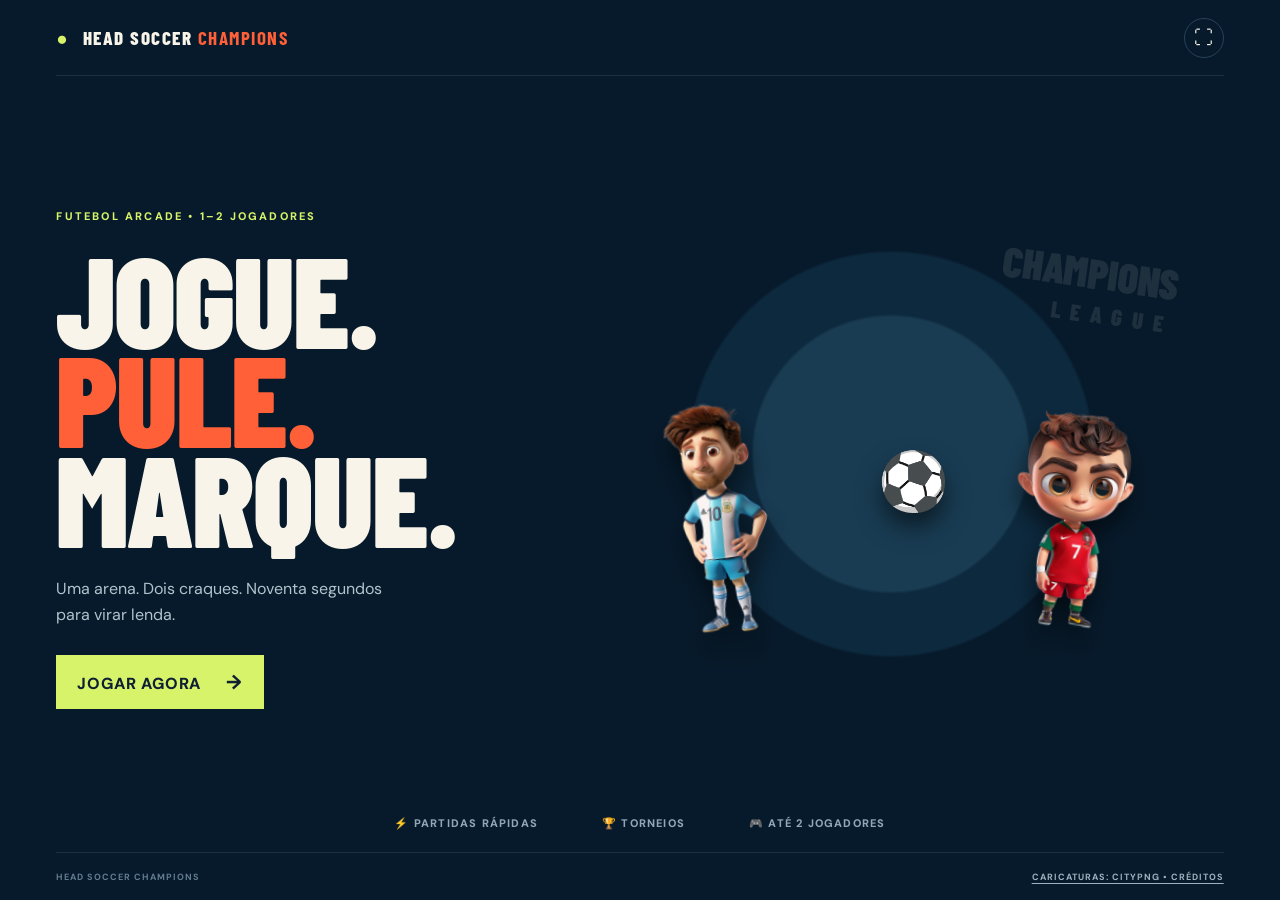
<file: index.html>
<!doctype html>
<html lang="pt-BR">
<head>
  <meta charset="utf-8">
  <meta name="viewport" content="width=device-width,initial-scale=1,maximum-scale=1,user-scalable=no">
  <meta name="theme-color" content="#071a2b">
  <title>Head Soccer Champions</title>
  <link rel="stylesheet" href="soccer.css">
</head>
<body>
  <main class="app">
    <header class="topbar"><a class="brand" href="#home"><span class="brand-ball">●</span> HEAD SOCCER <b>CHAMPIONS</b></a><button id="fullscreen" class="icon-btn" aria-label="Tela cheia" title="Tela cheia">⛶</button></header>
    <section id="home" class="screen home-screen">
      <div class="hero-copy"><div class="eyebrow">FUTEBOL ARCADE • 1–2 JOGADORES</div><h1>JOGUE.<br><em>PULE.</em><br>MARQUE.</h1><p>Uma arena. Dois craques. Noventa segundos para virar lenda.</p><button class="primary" data-action="setup">JOGAR AGORA <span>→</span></button></div>
      <div class="hero-art" aria-hidden="true"><div class="sunburst"></div><div class="hero-ball">⚽</div><div class="hero-player player-red"><img class="hero-caricature" src="assets/players/messi.png" alt=""></div><div class="hero-player player-blue"><img class="hero-caricature" src="assets/players/ronaldo.png" alt=""></div><div class="hero-label">CHAMPIONS<br><small>LEAGUE</small></div></div>
      <div class="home-bottom"><span>⚡ PARTIDAS RÁPIDAS</span><span>🏆 TORNEIOS</span><span>🎮 ATÉ 2 JOGADORES</span></div>
    </section>
    <section id="setup" class="screen setup-screen hidden">
      <div class="section-heading"><button class="back-btn" data-action="home">←</button><div><div class="eyebrow">PREPARE A PARTIDA</div><h2>ESCOLHA SEUS JOGADORES</h2></div></div>
      <div class="setup-grid">
        <div class="team-picker"><div class="picker-head"><span>JOGADOR 1</span><button id="swapTeams" class="swap-btn" title="Trocar jogadores">⇄</button><span>ADVERSÁRIO <small id="opponentLabel">IA</small></span></div><div class="team-selectors"><div class="team-card" id="teamCard1"><div class="crest" id="crest1"></div><strong id="teamName1"></strong><div class="kit-preview" id="kit1"><i></i><i></i><i></i></div><button class="secondary pick" data-pick="0">ESCOLHER JOGADOR</button></div><div class="versus">VS</div><div class="team-card" id="teamCard2"><div class="crest" id="crest2"></div><strong id="teamName2"></strong><div class="kit-preview" id="kit2"><i></i><i></i><i></i></div><button class="secondary pick" data-pick="1">ESCOLHER JOGADOR</button></div></div></div>
        <aside class="match-options"><label>MODO DE JOGO<select id="mode"><option value="ai">Contra a IA</option><option value="local">2 jogadores no mesmo computador</option><option value="br">Campeonato Brasileiro</option><option value="world">Campeonato Mundial</option><option value="knockout">Torneio eliminatório</option></select></label><label id="difficultyOption">DIFICULDADE DA IA<select id="aiDifficulty"><option value="easy">Fácil</option><option value="medium" selected>Médio</option><option value="hard">Difícil</option><option value="veryhard">Muito difícil</option><option value="overpowered">Apelão</option></select></label><label>ESTÁDIO<select id="stadium"><option value="brazil">Estádio Brasileiro</option><option value="europe">Arena Europeia</option><option value="night">Campo Noturno</option><option value="crowd">Estádio da Torcida</option><option value="custom">Campo Personalizado</option></select></label><label>DURAÇÃO<select id="duration"><option value="60">60 segundos</option><option value="90" selected>90 segundos</option><option value="120">120 segundos</option></select></label><label>UNIFORME<select id="kitType"><option value="home">Titular</option><option value="away">Reserva</option></select></label><button id="startMatch" class="primary wide">INICIAR PARTIDA <span>→</span></button><p class="hint">P1: A/D mover • W pular • Espaço chutar<br>P2: ←/→ mover • ↑ pular • Enter chutar</p></aside>
      </div>
      <div class="team-drawer hidden" id="teamDrawer"><div class="drawer-title"><h3>ESCOLHA UM JOGADOR</h3><button id="closeDrawer" class="icon-btn">✕</button></div><div class="team-grid" id="teamGrid"></div></div>
    </section>
    <section id="match" class="screen match-screen hidden"><div class="match-top"><div class="score-team"><span class="mini-crest" id="hudCrest1"></span><span id="hudName1">JOGADOR 1</span></div><div class="scoreboard"><strong id="score1">0</strong><div><span id="clock">01:30</span><small id="matchPhase">TEMPO 1</small></div><strong id="score2">0</strong></div><div class="score-team right"><span id="hudName2">JOGADOR 2</span><span class="mini-crest" id="hudCrest2"></span></div></div><div class="canvas-wrap"><canvas id="game" aria-label="Campo de futebol de cabeça"></canvas><canvas id="player3d" aria-label="Jogadores tridimensionais"></canvas><div id="goalBanner" class="goal-banner hidden">GOOOOL!</div><div id="networkQuiz" class="pause-overlay hidden"><div class="quiz-card"><div class="eyebrow">PERGUNTA DE REDES</div><h2>Qual equipamento encaminha pacotes entre redes diferentes?</h2><div class="quiz-options"><button class="secondary quiz-answer" data-correct="false">Switch</button><button class="secondary quiz-answer" data-correct="true">Roteador</button><button class="secondary quiz-answer" data-correct="false">Hub</button></div><p id="quizFeedback" aria-live="polite"></p><button id="quizContinue" class="primary hidden">CONTINUAR PARA A PARTIDA</button></div></div><div id="pauseOverlay" class="pause-overlay hidden"><h2>PAUSADO</h2><button class="primary" id="resume">CONTINUAR</button><button class="secondary" id="quitMatch">SAIR DA PARTIDA</button></div></div><div class="match-bottom"><span>◀ A D ▶ &nbsp; P1: W PULAR</span><button id="pause" class="secondary small">Ⅱ PAUSAR</button><span>P2: ← → · ↑ PULAR · ENTER CHUTE</span></div></section>
    <section id="result" class="screen result-screen hidden"><div class="eyebrow">FIM DE JOGO</div><h2 id="resultTitle">APITO FINAL</h2><div id="championCelebration" class="champion-celebration hidden"><span class="champion-trophy">🏆</span><strong>CAMPEÃO!</strong><div id="championConfetti" class="champion-confetti"></div></div><div class="result-score"><span id="resultName1"></span><strong id="resultScore">0 — 0</strong><span id="resultName2"></span></div><p id="resultMessage"></p><div class="result-actions"><button id="nextTournament" class="primary hidden">PRÓXIMA RODADA →</button><button id="rematch" class="primary">REVANCHE ↻</button><button class="secondary" data-action="setup">NOVO JOGO</button></div></section>
    <footer><span>HEAD SOCCER CHAMPIONS</span><a class="art-credits" href="credits.html" target="_blank" rel="noopener">CARICATURAS: CITYPNG • CRÉDITOS</a></footer>
  </main>
  <script src="soccer.js"></script>
  <script type="module" src="player3d.js"></script>
</body>
</html>
</file>
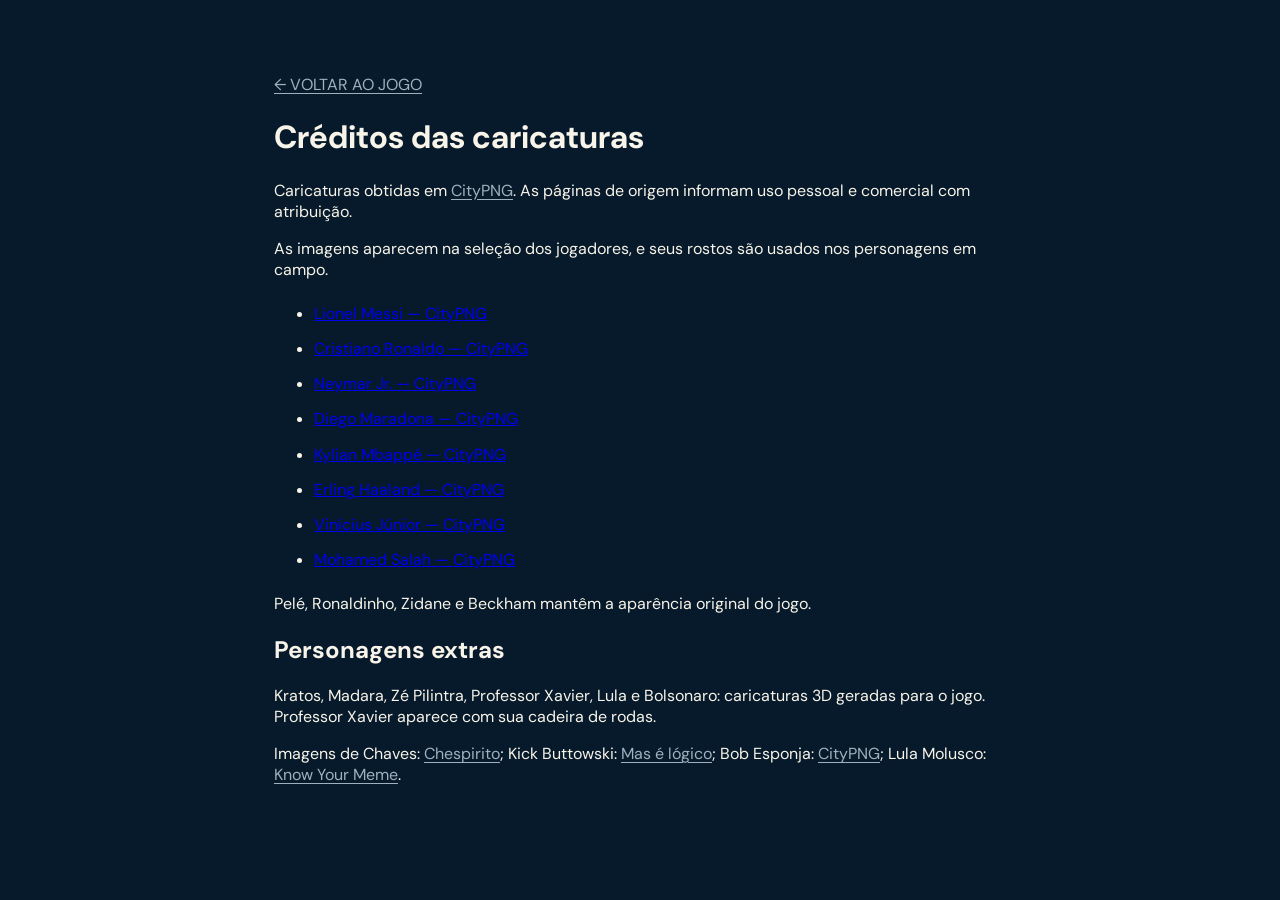
<file: credits.html>
<!doctype html>
<html lang="pt-BR">
<head><meta charset="utf-8"><meta name="viewport" content="width=device-width,initial-scale=1"><title>Créditos das caricaturas</title><link rel="stylesheet" href="soccer.css"></head>
<body><main style="max-width:780px;margin:50px auto;padding:24px"><a class="art-credits" href="index.html">← VOLTAR AO JOGO</a><h1>Créditos das caricaturas</h1><p>Caricaturas obtidas em <a class="art-credits" href="https://www.citypng.com/">CityPNG</a>. As páginas de origem informam uso pessoal e comercial com atribuição.</p><p>As imagens aparecem na seleção dos jogadores, e seus rostos são usados nos personagens em campo.</p><ul style="line-height:2.2">
<li><a href="https://www.citypng.com/photo/ae823325/lionel-messi-argentina-football-chibi-character" target="_blank" rel="noopener">Lionel Messi — CityPNG</a></li>
<li><a href="https://www.citypng.com/photo/a3632859/football-chibi-character-cristiano-ronaldo" target="_blank" rel="noopener">Cristiano Ronaldo — CityPNG</a></li>
<li><a href="https://www.citypng.com/photo/679abe44/neymar-jr-football-chibi-character" target="_blank" rel="noopener">Neymar Jr. — CityPNG</a></li>
<li><a href="https://www.citypng.com/photo/64515229/legend-diego-maradona-football-chibi-character" target="_blank" rel="noopener">Diego Maradona — CityPNG</a></li>
<li><a href="https://www.citypng.com/photo/75b76b58/kylian-mbappe-chibi-france-football-player" target="_blank" rel="noopener">Kylian Mbappé — CityPNG</a></li>
<li><a href="https://www.citypng.com/photo/1be5d990/erling-haaland-football-chibi-character" target="_blank" rel="noopener">Erling Haaland — CityPNG</a></li>
<li><a href="https://www.citypng.com/photo/e785561c/vinicius-jr-real-madrid-chibi-football-player" target="_blank" rel="noopener">Vinícius Júnior — CityPNG</a></li>
<li><a href="https://www.citypng.com/photo/7be77e4e/mohamed-salah-footballer-chibi-character" target="_blank" rel="noopener">Mohamed Salah — CityPNG</a></li>
</ul><p>Pelé, Ronaldinho, Zidane e Beckham mantêm a aparência original do jogo.</p><h2>Personagens extras</h2><p>Kratos, Madara, Zé Pilintra, Professor Xavier, Lula e Bolsonaro: caricaturas 3D geradas para o jogo. Professor Xavier aparece com sua cadeira de rodas.</p><p>Imagens de Chaves: <a class="art-credits" href="https://chespirito.com/dport/?preview=true">Chespirito</a>; Kick Buttowski: <a class="art-credits" href="https://maselogico.blogspot.com/2014/11/imagens-do-kick-butovisk-em-png-com.html">Mas é lógico</a>; Bob Esponja: <a class="art-credits" href="https://www.citypng.com/photo/8919/hd-spongebob-cartoon-standing-3d-illustration-png">CityPNG</a>; Lula Molusco: <a class="art-credits" href="https://i.kym-cdn.com/photos/images/original/001/385/506/27a.png">Know Your Meme</a>.</p></main></body>
</html>
</file>
<file: soccer.css>
@import url('https://fonts.googleapis.com/css2?family=Barlow+Condensed:wght@400;500;600;700;800;900&family=DM+Sans:wght@400;500;600;700;800&display=swap');
:root{--navy:#071a2b;--navy2:#102a40;--cream:#f8f4e9;--orange:#ff6038;--lime:#d7f36a;--muted:#9db1c0;--line:#274258}*{box-sizing:border-box}body{margin:0;background:var(--navy);color:var(--cream);font-family:'DM Sans',Arial,sans-serif}button,select{font:inherit}button{cursor:pointer;color:inherit}.app{max-width:1440px;min-height:100vh;margin:auto;padding:0 4.4vw;display:flex;flex-direction:column}.topbar{height:76px;display:flex;align-items:center;justify-content:space-between;border-bottom:1px solid #ffffff18}.brand{text-decoration:none;color:var(--cream);font:800 19px 'Barlow Condensed',sans-serif;letter-spacing:1.5px}.brand b{color:var(--orange)}.brand-ball{color:var(--lime);margin-right:8px}.icon-btn,.back-btn{background:none;border:1px solid var(--line);border-radius:50%;width:40px;height:40px;font-size:19px}.screen{flex:1;min-height:650px}.hidden{display:none!important}.home-screen{position:relative;display:grid;grid-template-columns:43% 57%;align-items:center;overflow:hidden}.hero-copy{z-index:2;padding:50px 0 60px}.eyebrow{color:var(--lime);font-size:11px;font-weight:800;letter-spacing:2.2px}.hero-copy h1{font:900 clamp(70px,10vw,142px)/.78 'Barlow Condensed',sans-serif;letter-spacing:-2px;margin:26px 0}.hero-copy h1 em{font-style:normal;color:var(--orange)}.hero-copy p{color:#b2c3ce;font-size:16px;max-width:340px;line-height:1.6;margin:28px 0}.primary,.secondary{border:0;padding:14px 21px;font-weight:800;letter-spacing:.8px;transition:transform .15s,filter .15s}.primary:hover,.secondary:hover{transform:translateY(-2px);filter:brightness(1.1)}.primary{background:var(--lime);color:#102033}.primary span{font-size:20px;margin-left:20px}.secondary{background:#1b3549;border:1px solid #ffffff17}.hero-art{height:510px;position:relative;align-self:center}.sunburst{position:absolute;width:430px;height:430px;left:50%;top:48%;transform:translate(-50%,-50%);border-radius:50%;background:radial-gradient(circle,#193c53 0 45%,#0d293e 46% 66%,transparent 67%)}.hero-ball{position:absolute;left:48%;top:46%;font-size:57px;filter:drop-shadow(0 14px 12px #0008);animation:float 2s ease-in-out infinite}.hero-player{position:absolute;bottom:62px;width:118px;height:210px;filter:drop-shadow(0 16px 12px #0008)}.player-red{left:20%;transform:rotate(-8deg)}.player-blue{right:17%;transform:rotate(8deg) scale(.94)}.hero-player .head{position:absolute;z-index:1;left:10px;top:0;width:100px;height:100px;border-radius:44%;background:linear-gradient(130deg,#f0c092,#ba7356);border:5px solid #f7e6c7;color:#15283a;font-size:25px;text-align:center;padding-top:23px}.hero-player .body{position:absolute;left:24px;top:87px;width:74px;height:86px;border-radius:20px 20px 8px 8px;background:var(--orange);text-align:center;padding-top:23px;font:900 28px 'Barlow Condensed'}.player-blue .body{background:#3d84db}.hero-player .legs{position:absolute;left:32px;bottom:0;width:58px;height:50px;border-left:17px solid #e7d7be;border-right:17px solid #e7d7be}.hero-label{position:absolute;right:7%;top:9%;font:900 42px/.8 'Barlow Condensed';color:#ffffff18;transform:rotate(8deg);text-align:right}.hero-label small{font-size:23px;letter-spacing:10px}.home-bottom{position:absolute;bottom:22px;left:0;right:0;display:flex;justify-content:center;gap:5vw;color:#91a7b6;font-size:11px;font-weight:800;letter-spacing:1.2px}.section-heading{display:flex;align-items:center;gap:18px;padding:32px 0}.section-heading h2,.result-screen h2{font:900 38px 'Barlow Condensed';margin:4px 0}.back-btn{border-radius:0}.setup-grid{display:grid;grid-template-columns:1.5fr .8fr;gap:34px;padding:10px 0 35px}.picker-head{display:flex;align-items:center;justify-content:space-between;font:800 13px 'Barlow Condensed';letter-spacing:1px;color:var(--muted)}.picker-head small{display:block;color:#607d90;font:700 9px 'DM Sans';margin-top:4px}.swap-btn{background:none;border:1px solid var(--line);color:var(--lime);width:38px;height:38px;font-size:23px}.team-selectors{display:grid;grid-template-columns:1fr 42px 1fr;align-items:center;margin-top:16px}.team-card{position:relative;min-height:300px;padding:27px 20px 20px;background:linear-gradient(140deg,#123149,#0c2336);border:1px solid #ffffff15;text-align:center;display:flex;flex-direction:column;align-items:center;justify-content:flex-start}.team-card strong{font:800 22px 'Barlow Condensed';margin-top:13px}.crest{width:92px;height:98px;clip-path:polygon(8% 0,92% 0,87% 67%,50% 100%,13% 67%);background:linear-gradient(145deg,var(--c1),var(--c2));display:grid;place-items:center;font:900 22px 'Barlow Condensed';color:white;text-shadow:0 2px 5px #000;box-shadow:inset 0 0 0 3px #ffffff66}.kit-preview{display:flex;gap:3px;margin:18px 0 15px}.kit-preview i{display:block;width:20px;height:29px;background:var(--c1);clip-path:polygon(24% 0,38% 10%,62% 10%,76% 0,100% 18%,80% 41%,78% 100%,22% 100%,20% 41%,0 18%)}.kit-preview i:nth-child(2){background:var(--c2)}.pick{padding:10px 13px;font-size:10px}.versus{font:900 18px 'Barlow Condensed';color:var(--orange);text-align:center}.match-options{display:flex;flex-direction:column;gap:14px;padding:17px;background:#0b2235;border:1px solid #ffffff14}.match-options label{font-size:10px;font-weight:800;letter-spacing:1px;color:#90a8b8}.match-options select{display:block;width:100%;margin-top:7px;padding:11px 9px;background:#142f44;color:var(--cream);border:1px solid #315066;outline:0;font-size:12px}.wide{width:100%;margin-top:3px}.hint{color:#91a7b6;font-size:10px;line-height:1.7;margin:0}.team-drawer{position:fixed;z-index:5;left:50%;top:50%;transform:translate(-50%,-50%);width:min(930px,92vw);max-height:82vh;overflow:auto;background:#0b2235;border:1px solid #436078;padding:23px;box-shadow:0 20px 90px #000c}.drawer-title{display:flex;align-items:center;justify-content:space-between}.drawer-title h3{font:900 25px 'Barlow Condensed'}.team-grid{display:grid;grid-template-columns:repeat(5,1fr);gap:9px}.team-choice{background:#102b40;border:1px solid #294a61;padding:12px 7px;display:flex;align-items:center;gap:8px;text-align:left}.team-choice:hover{border-color:var(--lime)}.team-choice .crest{width:39px;height:44px;font-size:11px;flex:none}.team-choice span{font:700 12px 'Barlow Condensed'}.match-screen{padding:22px 0 20px;display:flex;flex-direction:column}.match-top{display:flex;align-items:center;justify-content:space-between;padding:0 4% 15px}.score-team{width:30%;display:flex;align-items:center;gap:10px;font:800 13px 'Barlow Condensed';letter-spacing:.7px}.score-team.right{justify-content:flex-end}.mini-crest{width:30px;height:34px;clip-path:polygon(8% 0,92% 0,87% 67%,50% 100%,13% 67%);background:var(--c1);display:grid;place-items:center;font-size:8px;font-weight:900}.scoreboard{display:flex;align-items:center;gap:17px}.scoreboard>strong{font:900 48px/.9 'Barlow Condensed';min-width:30px;text-align:center}.scoreboard>div{text-align:center;min-width:73px}.scoreboard span{font:800 24px 'Barlow Condensed';font-variant-numeric:tabular-nums}.scoreboard small{display:block;color:var(--lime);font-size:8px;letter-spacing:1px;margin-top:4px}.canvas-wrap{position:relative;border:1px solid #2d4b5d;box-shadow:0 16px 45px #0004;overflow:hidden}.canvas-wrap canvas{display:block;width:100%;height:min(59vh,550px);background:#286c50}.goal-banner{position:absolute;left:50%;top:32%;transform:translate(-50%,-50%);font:900 clamp(42px,9vw,100px) 'Barlow Condensed';color:var(--lime);text-shadow:0 5px 0 #183626,0 0 25px #d7f36a;animation:goal .8s ease-in-out infinite alternate;pointer-events:none}.pause-overlay{position:absolute;inset:0;background:#071a2bd9;display:flex;flex-direction:column;align-items:center;justify-content:center;gap:12px}.pause-overlay h2{font:900 50px 'Barlow Condensed';margin:0 0 12px}.pause-overlay button{min-width:200px}.match-bottom{padding-top:12px;display:flex;align-items:center;justify-content:space-between;color:#91a7b6;font-size:9px;font-weight:800;letter-spacing:.7px}.small{padding:9px 14px;font-size:10px}.result-screen{text-align:center;display:flex;flex-direction:column;align-items:center;justify-content:center}.result-screen h2{font-size:66px;margin:10px}.result-score{display:flex;align-items:center;gap:22px;margin:32px 0 15px}.result-score span{font:700 14px 'Barlow Condensed';color:var(--muted);max-width:130px}.result-score strong{font:900 58px 'Barlow Condensed';color:var(--lime)}#resultMessage{color:#a9bbc7}.result-actions{display:flex;gap:12px;margin-top:22px}footer{height:48px;border-top:1px solid #ffffff18;display:flex;justify-content:space-between;align-items:center;color:#637d8f;font-size:9px;font-weight:700;letter-spacing:1px}@keyframes float{50%{transform:translateY(-16px) rotate(15deg)}}@keyframes goal{to{transform:translate(-50%,-56%) scale(1.04)}}
@media(max-width:760px){.app{padding:0 18px}.topbar{height:60px}.home-screen{display:block;min-height:700px}.hero-copy{padding:66px 0 20px}.hero-copy h1{font-size:94px}.hero-art{position:absolute;left:12%;right:0;bottom:35px;height:320px;opacity:.82}.sunburst{width:310px;height:310px}.hero-player{transform:scale(.75);bottom:8px}.player-red{left:9%}.player-blue{right:8%;transform:scale(.72)}.hero-ball{top:37%;left:48%}.hero-label{top:4%}.home-bottom{bottom:12px;gap:10px;font-size:8px}.setup-grid{grid-template-columns:1fr;gap:15px}.section-heading{padding:20px 0}.section-heading h2{font-size:29px}.team-card{min-height:264px;padding:22px 9px}.crest{width:75px;height:81px}.team-card strong{font-size:18px}.team-grid{grid-template-columns:repeat(2,1fr)}.team-choice{padding:8px 5px}.match-screen{padding-top:14px}.match-top{padding:0 0 12px}.score-team{font-size:10px;gap:5px}.mini-crest{width:24px;height:27px}.scoreboard{gap:8px}.scoreboard>strong{font-size:38px}.scoreboard span{font-size:20px}.canvas-wrap canvas{height:55vh}.match-bottom span{font-size:7px}.match-bottom{gap:4px}.match-bottom .small{padding:8px}.result-score{gap:9px}.result-score strong{font-size:44px}.result-score span{font-size:11px;max-width:78px}footer{font-size:7px;letter-spacing:.4px}}
.quiz-card{width:min(560px,92%);padding:30px;background:#0b2235;border:1px solid #436078;text-align:center;box-shadow:0 20px 70px #0009}.quiz-card h2{font:800 29px 'Barlow Condensed';line-height:1.2}.quiz-options{display:flex;justify-content:center;gap:10px;flex-wrap:wrap}.quiz-options button{min-width:110px}.quiz-card #quizFeedback{min-height:24px;color:var(--lime);font-weight:700}
.canvas-wrap{isolation:isolate}.canvas-wrap #player3d{position:absolute;inset:0;z-index:1;width:100%;height:100%;pointer-events:none;background:transparent!important}.canvas-wrap #game{position:relative;z-index:0}.canvas-wrap .goal-banner,.canvas-wrap .pause-overlay{z-index:2}.team-card .crest{display:none}.team-card strong{font-size:26px}.team-card .kit-preview{margin-top:24px}

.result-screen{position:relative}.champion-celebration{position:relative;display:flex;align-items:center;justify-content:center;gap:14px;min-height:105px;margin:3px 0 10px;color:#ffe27a;font:900 28px 'Barlow Condensed';text-shadow:0 0 18px #ffc52c88;isolation:isolate}.champion-trophy{font-size:66px;filter:drop-shadow(0 0 15px #ffd64d);animation:trophy-pop .7s cubic-bezier(.2,1.5,.4,1) both,trophy-glow 1.4s ease-in-out .7s infinite alternate}.champion-celebration strong{animation:champion-enter .55s .18s both}.champion-confetti{position:absolute;inset:-120px -35vw 0;overflow:hidden;z-index:-1;pointer-events:none}.confetti-bit{position:absolute;top:-22px;left:var(--x);width:8px;height:13px;background:hsl(var(--hue) 90% 62%);border-radius:2px;animation:confetti-drop var(--duration) linear var(--delay) infinite;transform:rotate(0)}@keyframes trophy-pop{0%{transform:translateY(45px) scale(.3) rotate(-25deg);opacity:0}70%{transform:translateY(-8px) scale(1.18) rotate(8deg)}100%{transform:translateY(0) scale(1) rotate(0);opacity:1}}@keyframes trophy-glow{to{filter:drop-shadow(0 0 27px #fff18a)}}@keyframes champion-enter{from{transform:scale(.5);opacity:0}to{transform:scale(1);opacity:1}}@keyframes confetti-drop{to{transform:translateY(360px) rotate(780deg);opacity:.1}}

/* Player artwork stays local; original modeled players remain available as fallbacks. */
.player-portrait{display:block;width:150px;height:155px;object-fit:contain;filter:drop-shadow(0 9px 12px #0005);margin:-12px 0 0}
.team-card .player-portrait+strong{margin-top:5px}
.team-card .kit-preview{margin-top:10px}
.choice-portrait{display:block;width:60px;height:76px;object-fit:contain;flex:none;filter:drop-shadow(0 4px 5px #0005)}
.portrait-initials{display:grid;place-items:center;background:linear-gradient(145deg,var(--c1),var(--c2));border-radius:18px;font:900 28px 'Barlow Condensed';text-shadow:0 2px 5px #0007}
.team-choice{min-height:100px}
.art-credits{color:#9db1c0;text-underline-offset:3px}
@media(max-width:760px){.player-portrait{width:110px;height:125px}.choice-portrait{width:48px;height:66px}.team-choice{min-height:85px}}
.hero-caricature{position:absolute;left:-65px;top:-95px;width:250px;height:330px;object-fit:contain}.hero-player.player-blue{right:15%}.hero-player.player-red{left:16%}
</file>
